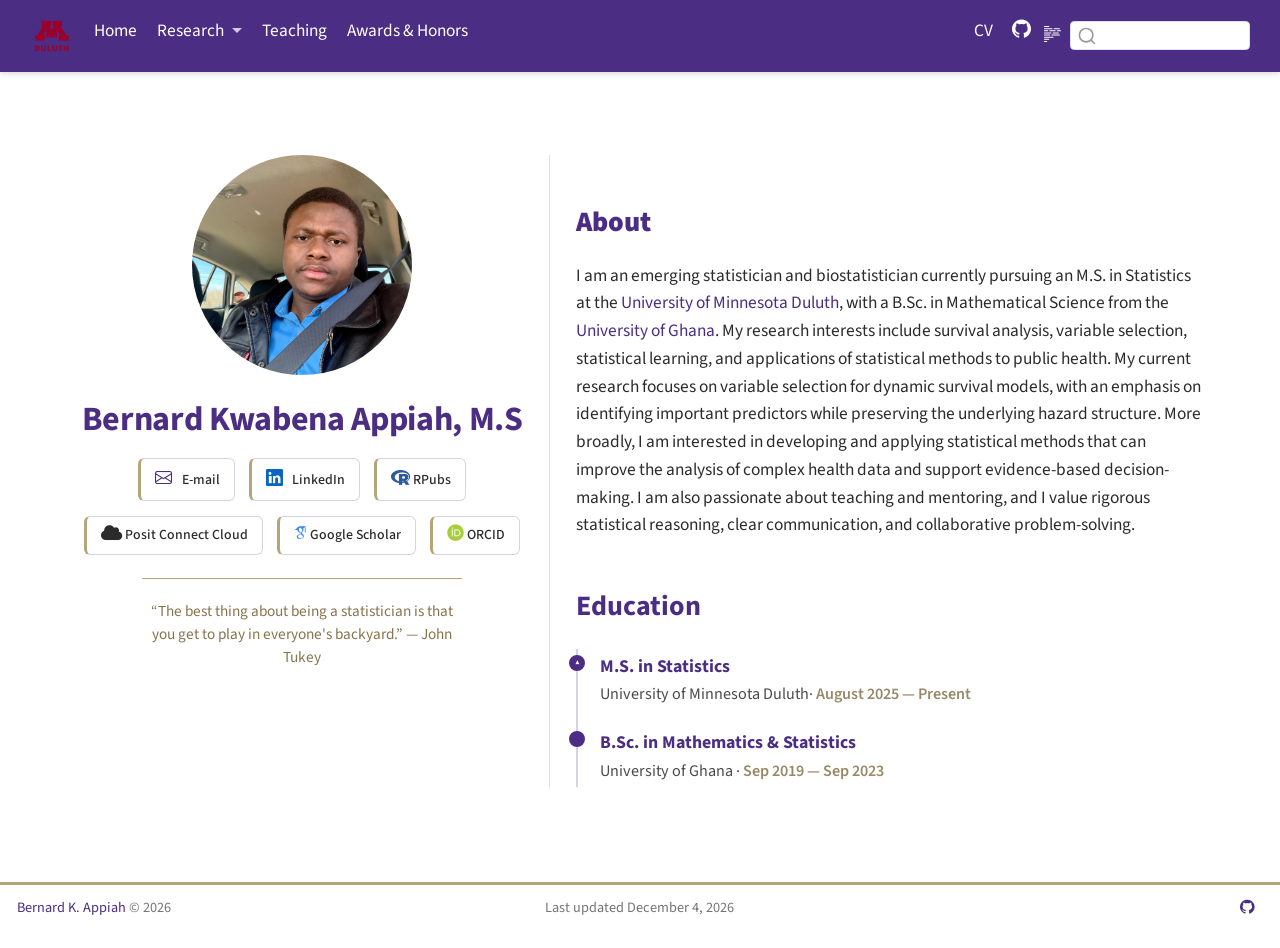
<file: docs/index.html>
<!DOCTYPE html>
<html xmlns="http://www.w3.org/1999/xhtml" lang="en" xml:lang="en"><head>

<meta charset="utf-8">
<meta name="generator" content="quarto-1.10.18">

<meta name="viewport" content="width=device-width, initial-scale=1.0, user-scalable=yes">

<meta name="author" content="Bernard Kwabena Appiah">
<meta name="description" content="Academic website for Bernard Kwabena Appiah, specializing in statistical modeling and data science.">

<title>Bernard Kwabena Appiah, M.S</title>
<style>
/* Default styles provided by pandoc.
** See https://pandoc.org/MANUAL.html#variables-for-html for config info.
*/
span.smallcaps{font-variant: small-caps;}
div.columns{display: flex; gap: 1.5em;}
div.column{flex: auto;}
@media screen {
div.columns{gap: min(4vw, 1.5em);}
div.column{overflow-x: auto;}
}
div.hanging-indent{margin-left: 1.5em; text-indent: -1.5em;}
ul.task-list{list-style: none;}
ul.task-list li input[type="checkbox"] {
  width: 0.8em;
  margin: 0 0.8em 0.2em -1em; /* quarto-specific, see https://github.com/quarto-dev/quarto-cli/issues/4556 */ 
  vertical-align: middle;
}
</style>


<script src="site_libs/quarto-nav/quarto-nav.js"></script>
<script src="site_libs/clipboard/clipboard.min.js"></script>
<script src="site_libs/quarto-search/autocomplete.umd.js"></script>
<script src="site_libs/quarto-search/fuse.min.js"></script>
<script src="site_libs/quarto-search/quarto-search.js"></script>
<meta name="quarto:offset" content="./">
<script src="site_libs/quarto-html/quarto.js" type="module"></script>
<script src="site_libs/quarto-html/tabsets/tabsets.js" type="module"></script>
<script src="site_libs/quarto-html/popper.min.js"></script>
<script src="site_libs/quarto-html/tippy.umd.min.js"></script>
<link href="site_libs/quarto-html/tippy.css" rel="stylesheet">
<link href="site_libs/quarto-html/quarto-syntax-highlighting-64a204ab8560d761af7679ceaba22944.css" rel="stylesheet" id="quarto-text-highlighting-styles">
<script src="site_libs/bootstrap/bootstrap.min.js"></script>
<link href="site_libs/bootstrap/bootstrap-icons.css" rel="stylesheet">
<link href="site_libs/bootstrap/bootstrap-f96a53c066baaeff53745275c33fb2b3.min.css" rel="stylesheet" append-hash="true" id="quarto-bootstrap" data-mode="light">
<link href="site_libs/quarto-contrib/fontawesome6-1.2.0/all.min.css" rel="stylesheet">
<link href="site_libs/quarto-contrib/fontawesome6-1.2.0/latex-fontsize.css" rel="stylesheet">
<link href="site_libs/quarto-contrib/academicons-1.9.4/all.css" rel="stylesheet">
<link href="site_libs/quarto-contrib/academicons-1.9.4/size.css" rel="stylesheet">
<script id="quarto-search-options" type="application/json">{
  "location": "navbar",
  "copy-button": false,
  "collapse-after": 3,
  "panel-placement": "end",
  "type": "textbox",
  "limit": 50,
  "keyboard-shortcut": [
    "f",
    "/",
    "s"
  ],
  "language": {
    "search-no-results-text": "No results",
    "search-matching-documents-text": "matching documents",
    "search-copy-link-title": "Copy link to search",
    "search-hide-matches-text": "Hide additional matches",
    "search-more-match-text": "more match in this document",
    "search-more-matches-text": "more matches in this document",
    "search-clear-button-title": "Clear",
    "search-text-placeholder": "",
    "search-detached-cancel-button-title": "Cancel",
    "search-submit-button-title": "Submit",
    "search-label": "Search"
  }
}</script>
<script async="" src="https://www.googletagmanager.com/gtag/js?id=G-P4RRCG44LP"></script>

<script type="text/javascript">

window.dataLayer = window.dataLayer || [];
function gtag(){dataLayer.push(arguments);}
gtag('js', new Date());
gtag('config', 'G-P4RRCG44LP', { 'anonymize_ip': true});
</script>




<link rel="stylesheet" href="styles.css">
<meta property="og:title" content="Bernard Kwabena Appiah, M.S">
<meta property="og:image" content="https://bkappiah007.github.io/files/images/IMG_2571.jpeg">
<meta name="twitter:title" content="Bernard Kwabena Appiah, M.S">
<meta name="twitter:image" content="https://bkappiah007.github.io/files/images/IMG_2571.jpeg">
<meta name="twitter:card" content="summary_large_image">
</head>

<body class="nav-fixed quarto-light">

<div id="quarto-search-results"></div>
  <header id="quarto-header" class="headroom fixed-top">
    <nav class="navbar navbar-expand-lg " data-bs-theme="dark">
      <div class="navbar-container container-fluid">
      <div class="navbar-brand-container mx-auto">
    <a href="./index.html" class="navbar-brand navbar-brand-logo">
    <img src="./files/images/UMDLOGO.png" alt="University of Minnesota-Duluth" class="navbar-logo light-content">
    <img src="./files/images/UMDLOGO.png" alt="University of Minnesota-Duluth" class="navbar-logo dark-content">
    </a>
  </div>
            <div id="quarto-search" class="" title="Search"></div>
          <button class="navbar-toggler" type="button" data-bs-toggle="collapse" data-bs-target="#navbarCollapse" aria-controls="navbarCollapse" role="menu" aria-expanded="false" aria-label="Toggle navigation" onclick="if (window.quartoToggleHeadroom) { window.quartoToggleHeadroom(); }">
  <span class="navbar-toggler-icon"></span>
</button>
          <div class="collapse navbar-collapse" id="navbarCollapse">
            <ul class="navbar-nav navbar-nav-scroll me-auto">
  <li class="nav-item">
    <a class="nav-link active" href="./index.html" aria-current="page"> 
<span class="menu-text">Home</span></a>
  </li>  
  <li class="nav-item dropdown ">
    <a class="nav-link dropdown-toggle" href="#" id="nav-menu-research" role="link" data-bs-toggle="dropdown" aria-expanded="false">
 <span class="menu-text">Research</span>
    </a>
    <ul class="dropdown-menu" aria-labelledby="nav-menu-research">    
        <li>
    <a class="dropdown-item" href="./publications.html">
 <span class="dropdown-text">Selected Manuscripts</span></a>
  </li>  
        <li>
    <a class="dropdown-item" href="./projects.html">
 <span class="dropdown-text">Academic Projects</span></a>
  </li>  
    </ul>
  </li>
  <li class="nav-item">
    <a class="nav-link" href="./Teaching.html"> 
<span class="menu-text">Teaching</span></a>
  </li>  
  <li class="nav-item">
    <a class="nav-link" href="./Awards.html"> 
<span class="menu-text">Awards &amp; Honors</span></a>
  </li>  
</ul>
            <ul class="navbar-nav navbar-nav-scroll ms-auto">
  <li class="nav-item">
    <a class="nav-link" href="./files/BernardCV.pdf" target="_blank"> 
<span class="menu-text">CV</span></a>
  </li>  
  <li class="nav-item compact">
    <a class="nav-link" href="https://github.com/bkappiah007" target="_blank"> <i class="bi bi-github" role="img">
</i> 
<span class="menu-text"></span></a>
  </li>  
</ul>
          </div> <!-- /navcollapse -->
            <div class="quarto-navbar-tools">
  <a href="" class="quarto-reader-toggle quarto-navigation-tool px-1" onclick="window.quartoToggleReader(); return false;" title="Toggle reader mode">
  <div class="quarto-reader-toggle-btn">
  <i class="bi"></i>
  </div>
</a>
</div>
      </div> <!-- /container-fluid -->
    </nav>
</header>
<!-- content -->
<div id="quarto-content" class="quarto-container page-columns page-rows-contents page-layout-full page-navbar">
<!-- sidebar -->
<!-- margin-sidebar -->
    
<!-- main -->
<main class="content column-page" id="quarto-document-content">




<div class="quarto-about-trestles column-page">
  <div class="about-entity">
    <img src="files/images/IMG_2571.jpeg" class="about-image
  rounded " style="width: 50%;">
<header id="title-block-header" class="quarto-title-block default">
<div class="quarto-title">
<h1 class="title">Bernard Kwabena Appiah, M.S</h1>
</div>
<div class="quarto-title-meta column-page">
  </div>
</header>
    <div class="about-links">
  <a href="mailto:appia063@d.umn.edu" class="about-link" rel="" target="">
    <i class="bi bi-envelope"></i>
     <span class="about-link-text">E-mail</span>
  </a>
  <a href="https://www.linkedin.com/in/bernard-kwabena-appia063/" class="about-link" rel="" target="_blank">
    <i class="bi bi-linkedin"></i>
     <span class="about-link-text">LinkedIn</span>
  </a>
  <a href="https://rpubs.com/Bernard07" class="about-link" rel="" target="">
     <span class="about-link-text"><i class="fa-brands fa-r-project" aria-label="r-project"></i> RPubs</span>
  </a>
  <a href="https://connect.posit.cloud/bernardkwabenaappiah" class="about-link" rel="" target="">
     <span class="about-link-text"><i class="fa-solid fa-cloud" aria-label="cloud"></i> Posit Connect Cloud</span>
  </a>
  <a href="https://scholar.google.com/citations?user=Yy-I_XoAAAAJ&amp;hl=en" class="about-link" rel="" target="_blank">
     <span class="about-link-text"><i class="ai  ai-google-scholar" aria-label="google-scholar"></i> Google Scholar</span>
  </a>
  <a href="https://orcid.org/0009-0004-9199-4908" class="about-link" rel="" target="_blank">
     <span class="about-link-text"><i class="ai  ai-orcid" aria-label="orcid"></i> ORCID</span>
  </a>
</div>
  </div>
  <div class="about-contents"><div id="hero-heading">
<section id="about" class="level2">
<h2 data-anchor-id="about"><strong>About</strong></h2>
<div class="about">
<p>I am an emerging statistician and biostatistician currently pursuing an M.S. in Statistics at the <a href="https://d.umn.edu">University of Minnesota Duluth</a>, with a B.Sc. in Mathematical Science from the <a href="https://www.ug.edu.gh">University of Ghana</a>. My research interests include survival analysis, variable selection, statistical learning, and applications of statistical methods to public health. My current research focuses on variable selection for dynamic survival models, with an emphasis on identifying important predictors while preserving the underlying hazard structure. More broadly, I am interested in developing and applying statistical methods that can improve the analysis of complex health data and support evidence-based decision-making. I am also passionate about teaching and mentoring, and I value rigorous statistical reasoning, clear communication, and collaborative problem-solving.</p>
</div>
</section>
<section id="education" class="level2">
<h2 data-anchor-id="education">Education</h2>
<div class="edu-timeline">
  <div class="edu-item edu-current">
    <div class="edu-degree">M.S. in Statistics</div>
    <div class="edu-school">University of Minnesota Duluth· <span class="edu-year">August 2025 — Present</span></div>
  </div>
  <div class="edu-item">
    <div class="edu-degree">B.Sc. in Mathematics &amp; Statistics</div>
    <div class="edu-school">University of Ghana · 
<span class="edu-year">Sep 2019 — Sep 2023</span></div>
  </div>
</div>


</section>
</div></div>
</div>


</main> <!-- /main -->
<script id="quarto-html-after-body" type="application/javascript">
  window.document.addEventListener("DOMContentLoaded", function (event) {
    const isCodeAnnotation = (el) => {
      for (const clz of el.classList) {
        if (clz.startsWith('code-annotation-')) {                     
          return true;
        }
      }
      return false;
    }
    const onCopySuccess = function(e) {
      // button target
      const button = e.trigger;
      // don't keep focus
      button.blur();
      // flash "checked"
      button.classList.add('code-copy-button-checked');
      var currentTitle = button.getAttribute("title");
      button.setAttribute("title", "Copied!");
      let tooltip;
      if (window.bootstrap) {
        button.setAttribute("data-bs-toggle", "tooltip");
        button.setAttribute("data-bs-placement", "left");
        button.setAttribute("data-bs-title", "Copied!");
        tooltip = new bootstrap.Tooltip(button, 
          { trigger: "manual", 
            customClass: "code-copy-button-tooltip",
            offset: [0, -8]});
        tooltip.show();    
      }
      setTimeout(function() {
        if (tooltip) {
          tooltip.hide();
          button.removeAttribute("data-bs-title");
          button.removeAttribute("data-bs-toggle");
          button.removeAttribute("data-bs-placement");
        }
        button.setAttribute("title", currentTitle);
        button.classList.remove('code-copy-button-checked');
      }, 1000);
      // clear code selection
      e.clearSelection();
    }
    const getTextToCopy = function(trigger) {
      const outerScaffold = trigger.parentElement.cloneNode(true);
      const codeEl = outerScaffold.querySelector('code');
      for (const childEl of codeEl.children) {
        if (isCodeAnnotation(childEl)) {
          childEl.remove();
        }
      }
      return codeEl.innerText;
    }
    const clipboard = new window.ClipboardJS('.code-copy-button:not([data-in-quarto-modal])', {
      text: getTextToCopy
    });
    clipboard.on('success', onCopySuccess);
    if (window.document.getElementById('quarto-embedded-source-code-modal')) {
      const clipboardModal = new window.ClipboardJS('.code-copy-button[data-in-quarto-modal]', {
        text: getTextToCopy,
        container: window.document.getElementById('quarto-embedded-source-code-modal')
      });
      clipboardModal.on('success', onCopySuccess);
    }
      var localhostRegex = new RegExp(/^(?:http|https):\/\/localhost\:?[0-9]*\//);
      var mailtoRegex = new RegExp(/^mailto:/);
        var filterRegex = new RegExp("https:\/\/bkappiah007\.github\.io");
      var isInternal = (href) => {
          return filterRegex.test(href) || localhostRegex.test(href) || mailtoRegex.test(href);
      }
      // Inspect non-navigation links and adorn them if external
     var links = window.document.querySelectorAll('a[href]:not(.nav-link):not(.navbar-brand):not(.toc-action):not(.sidebar-link):not(.sidebar-item-toggle):not(.pagination-link):not(.no-external):not([aria-hidden]):not(.dropdown-item):not(.quarto-navigation-tool):not(.about-link)');
      for (var i=0; i<links.length; i++) {
        const link = links[i];
        if (!isInternal(link.href)) {
          // undo the damage that might have been done by quarto-nav.js in the case of
          // links that we want to consider external
          if (link.dataset.originalHref !== undefined) {
            link.href = link.dataset.originalHref;
          }
            // target, if specified
            link.setAttribute("target", "_blank");
            if (link.getAttribute("rel") === null) {
              link.setAttribute("rel", "noopener");
            }
        }
      }
    function tippyHover(el, contentFn, onTriggerFn, onUntriggerFn) {
      const config = {
        allowHTML: true,
        maxWidth: 500,
        delay: 100,
        arrow: false,
        appendTo: function(el) {
            return el.parentElement;
        },
        interactive: true,
        interactiveBorder: 10,
        theme: 'quarto',
        placement: 'bottom-start',
      };
      if (contentFn) {
        config.content = contentFn;
      }
      if (onTriggerFn) {
        config.onTrigger = onTriggerFn;
      }
      if (onUntriggerFn) {
        config.onUntrigger = onUntriggerFn;
      }
      window.tippy(el, config); 
    }
    const noterefs = window.document.querySelectorAll('a[role="doc-noteref"]');
    for (var i=0; i<noterefs.length; i++) {
      const ref = noterefs[i];
      tippyHover(ref, function() {
        // use id or data attribute instead here
        let href = ref.getAttribute('data-footnote-href') || ref.getAttribute('href');
        try { href = new URL(href).hash; } catch {}
        const id = href.replace(/^#\/?/, "");
        const note = window.document.getElementById(id);
        if (note) {
          return note.innerHTML;
        } else {
          return "";
        }
      });
    }
    const xrefs = window.document.querySelectorAll('a.quarto-xref');
    const processXRef = (id, note) => {
      // Strip column container classes
      const stripColumnClz = (el) => {
        el.classList.remove("page-full", "page-columns");
        if (el.children) {
          for (const child of el.children) {
            stripColumnClz(child);
          }
        }
      }
      stripColumnClz(note)
      if (id === null || id.startsWith('sec-')) {
        // Special case sections, only their first couple elements
        const container = document.createElement("div");
        if (note.children && note.children.length > 2) {
          container.appendChild(note.children[0].cloneNode(true));
          for (let i = 1; i < note.children.length; i++) {
            const child = note.children[i];
            if (child.tagName === "P" && child.innerText === "") {
              continue;
            } else {
              container.appendChild(child.cloneNode(true));
              break;
            }
          }
          if (window.Quarto?.typesetMath) {
            window.Quarto.typesetMath(container);
          }
          return container.innerHTML
        } else {
          if (window.Quarto?.typesetMath) {
            window.Quarto.typesetMath(note);
          }
          return note.innerHTML;
        }
      } else {
        // Remove any anchor links if they are present
        const anchorLink = note.querySelector('a.anchorjs-link');
        if (anchorLink) {
          anchorLink.remove();
        }
        if (window.Quarto?.typesetMath) {
          window.Quarto.typesetMath(note);
        }
        if (note.classList.contains("callout")) {
          return note.outerHTML;
        } else {
          return note.innerHTML;
        }
      }
    }
    for (var i=0; i<xrefs.length; i++) {
      const xref = xrefs[i];
      tippyHover(xref, undefined, function(instance) {
        instance.disable();
        let url = xref.getAttribute('href');
        let hash = undefined; 
        if (url.startsWith('#')) {
          hash = url;
        } else {
          try { hash = new URL(url).hash; } catch {}
        }
        if (hash) {
          const id = hash.replace(/^#\/?/, "");
          const note = window.document.getElementById(id);
          if (note !== null) {
            try {
              const html = processXRef(id, note.cloneNode(true));
              instance.setContent(html);
            } finally {
              instance.enable();
              instance.show();
            }
          } else {
            // See if we can fetch this
            fetch(url.split('#')[0])
            .then(res => res.text())
            .then(html => {
              const parser = new DOMParser();
              const htmlDoc = parser.parseFromString(html, "text/html");
              const note = htmlDoc.getElementById(id);
              if (note !== null) {
                const html = processXRef(id, note);
                instance.setContent(html);
              } 
            }).finally(() => {
              instance.enable();
              instance.show();
            });
          }
        } else {
          // See if we can fetch a full url (with no hash to target)
          // This is a special case and we should probably do some content thinning / targeting
          fetch(url)
          .then(res => res.text())
          .then(html => {
            const parser = new DOMParser();
            const htmlDoc = parser.parseFromString(html, "text/html");
            const note = htmlDoc.querySelector('main.content');
            if (note !== null) {
              // This should only happen for chapter cross references
              // (since there is no id in the URL)
              // remove the first header
              if (note.children.length > 0 && note.children[0].tagName === "HEADER") {
                note.children[0].remove();
              }
              const html = processXRef(null, note);
              instance.setContent(html);
            } 
          }).finally(() => {
            instance.enable();
            instance.show();
          });
        }
      }, function(instance) {
      });
    }
        let selectedAnnoteEl;
        const selectorForAnnotation = ( cell, annotation) => {
          let cellAttr = 'data-code-cell="' + cell + '"';
          let lineAttr = 'data-code-annotation="' +  annotation + '"';
          const selector = 'span[' + cellAttr + '][' + lineAttr + ']';
          return selector;
        }
        const selectCodeLines = (annoteEl) => {
          const doc = window.document;
          const targetCell = annoteEl.getAttribute("data-target-cell");
          const targetAnnotation = annoteEl.getAttribute("data-target-annotation");
          const annoteSpan = window.document.querySelector(selectorForAnnotation(targetCell, targetAnnotation));
          const lines = annoteSpan.getAttribute("data-code-lines").split(",");
          const lineIds = lines.map((line) => {
            return targetCell + "-" + line;
          })
          let top = null;
          let height = null;
          let parent = null;
          if (lineIds.length > 0) {
              //compute the position of the single el (top and bottom and make a div)
              const el = window.document.getElementById(lineIds[0]);
              top = el.offsetTop;
              height = el.offsetHeight;
              parent = el.parentElement.parentElement;
            if (lineIds.length > 1) {
              const lastEl = window.document.getElementById(lineIds[lineIds.length - 1]);
              const bottom = lastEl.offsetTop + lastEl.offsetHeight;
              height = bottom - top;
            }
            if (top !== null && height !== null && parent !== null) {
              // cook up a div (if necessary) and position it 
              let div = window.document.getElementById("code-annotation-line-highlight");
              if (div === null) {
                div = window.document.createElement("div");
                div.setAttribute("id", "code-annotation-line-highlight");
                div.style.position = 'absolute';
                parent.appendChild(div);
              }
              div.style.top = top - 2 + "px";
              div.style.height = height + 4 + "px";
              div.style.left = 0;
              let gutterDiv = window.document.getElementById("code-annotation-line-highlight-gutter");
              if (gutterDiv === null) {
                gutterDiv = window.document.createElement("div");
                gutterDiv.setAttribute("id", "code-annotation-line-highlight-gutter");
                gutterDiv.style.position = 'absolute';
                const codeCell = window.document.getElementById(targetCell);
                const gutter = codeCell.querySelector('.code-annotation-gutter');
                gutter.appendChild(gutterDiv);
              }
              gutterDiv.style.top = top - 2 + "px";
              gutterDiv.style.height = height + 4 + "px";
            }
            selectedAnnoteEl = annoteEl;
          }
        };
        const unselectCodeLines = () => {
          const elementsIds = ["code-annotation-line-highlight", "code-annotation-line-highlight-gutter"];
          elementsIds.forEach((elId) => {
            const div = window.document.getElementById(elId);
            if (div) {
              div.remove();
            }
          });
          selectedAnnoteEl = undefined;
        };
          // Handle positioning of the toggle
      window.addEventListener(
        "resize",
        throttle(() => {
          elRect = undefined;
          if (selectedAnnoteEl) {
            selectCodeLines(selectedAnnoteEl);
          }
        }, 10)
      );
      function throttle(fn, ms) {
      let throttle = false;
      let timer;
        return (...args) => {
          if(!throttle) { // first call gets through
              fn.apply(this, args);
              throttle = true;
          } else { // all the others get throttled
              if(timer) clearTimeout(timer); // cancel #2
              timer = setTimeout(() => {
                fn.apply(this, args);
                timer = throttle = false;
              }, ms);
          }
        };
      }
        // Attach click handler to the DT
        const annoteDls = window.document.querySelectorAll('dt[data-target-cell]');
        for (const annoteDlNode of annoteDls) {
          annoteDlNode.addEventListener('click', (event) => {
            const clickedEl = event.target;
            if (clickedEl !== selectedAnnoteEl) {
              unselectCodeLines();
              const activeEl = window.document.querySelector('dt[data-target-cell].code-annotation-active');
              if (activeEl) {
                activeEl.classList.remove('code-annotation-active');
              }
              selectCodeLines(clickedEl);
              clickedEl.classList.add('code-annotation-active');
            } else {
              // Unselect the line
              unselectCodeLines();
              clickedEl.classList.remove('code-annotation-active');
            }
          });
        }
    const findCites = (el) => {
      const parentEl = el.parentElement;
      if (parentEl) {
        const cites = parentEl.dataset.cites;
        if (cites) {
          return {
            el,
            cites: cites.split(' ')
          };
        } else {
          return findCites(el.parentElement)
        }
      } else {
        return undefined;
      }
    };
    var bibliorefs = window.document.querySelectorAll('a[role="doc-biblioref"]');
    for (var i=0; i<bibliorefs.length; i++) {
      const ref = bibliorefs[i];
      const citeInfo = findCites(ref);
      if (citeInfo) {
        tippyHover(citeInfo.el, function() {
          var popup = window.document.createElement('div');
          citeInfo.cites.forEach(function(cite) {
            var citeDiv = window.document.createElement('div');
            citeDiv.classList.add('hanging-indent');
            citeDiv.classList.add('csl-entry');
            var biblioDiv = window.document.getElementById('ref-' + cite);
            if (biblioDiv) {
              citeDiv.innerHTML = biblioDiv.innerHTML;
            }
            popup.appendChild(citeDiv);
          });
          return popup.innerHTML;
        });
      }
    }
  });
  </script>
</div> <!-- /content -->
<footer class="footer">
  <div class="nav-footer">
    <div class="nav-footer-left">
<a href="https://github.com/bkappiah007">Bernard K. Appiah</a> ©
<script>document.write(new Date().getFullYear())</script>
</div>   
    <div class="nav-footer-center">
Last updated
<script>document.write(new Date(document.lastModified).toLocaleDateString("en-US", {year:"numeric", month:"long", day:"numeric"}))</script>
</div>
    <div class="nav-footer-right">
      <ul class="footer-items list-unstyled">
    <li class="nav-item compact">
    <a class="nav-link" href="https://github.com/bkappiah" target="_blank">
      <i class="bi bi-github" role="img">
</i> 
    </a>
  </li>  
</ul>
    </div>
  </div>
</footer>




</body></html>
</file>
<file: docs/site_libs/quarto-html/tippy.css>
.tippy-box[data-animation=fade][data-state=hidden]{opacity:0}[data-tippy-root]{max-width:calc(100vw - 10px)}.tippy-box{position:relative;background-color:#333;color:#fff;border-radius:4px;font-size:14px;line-height:1.4;white-space:normal;outline:0;transition-property:transform,visibility,opacity}.tippy-box[data-placement^=top]>.tippy-arrow{bottom:0}.tippy-box[data-placement^=top]>.tippy-arrow:before{bottom:-7px;left:0;border-width:8px 8px 0;border-top-color:initial;transform-origin:center top}.tippy-box[data-placement^=bottom]>.tippy-arrow{top:0}.tippy-box[data-placement^=bottom]>.tippy-arrow:before{top:-7px;left:0;border-width:0 8px 8px;border-bottom-color:initial;transform-origin:center bottom}.tippy-box[data-placement^=left]>.tippy-arrow{right:0}.tippy-box[data-placement^=left]>.tippy-arrow:before{border-width:8px 0 8px 8px;border-left-color:initial;right:-7px;transform-origin:center left}.tippy-box[data-placement^=right]>.tippy-arrow{left:0}.tippy-box[data-placement^=right]>.tippy-arrow:before{left:-7px;border-width:8px 8px 8px 0;border-right-color:initial;transform-origin:center right}.tippy-box[data-inertia][data-state=visible]{transition-timing-function:cubic-bezier(.54,1.5,.38,1.11)}.tippy-arrow{width:16px;height:16px;color:#333}.tippy-arrow:before{content:"";position:absolute;border-color:transparent;border-style:solid}.tippy-content{position:relative;padding:5px 9px;z-index:1}
</file>
<file: docs/site_libs/quarto-html/quarto-syntax-highlighting-64a204ab8560d761af7679ceaba22944.css>
/* quarto syntax highlight colors */
:root {
  --quarto-hl-ot-color: #003B4F;
  --quarto-hl-at-color: #657422;
  --quarto-hl-ss-color: #20794D;
  --quarto-hl-an-color: #5E5E5E;
  --quarto-hl-fu-color: #4758AB;
  --quarto-hl-st-color: #20794D;
  --quarto-hl-cf-color: #003B4F;
  --quarto-hl-op-color: #5E5E5E;
  --quarto-hl-er-color: #AD0000;
  --quarto-hl-bn-color: #AD0000;
  --quarto-hl-al-color: #AD0000;
  --quarto-hl-va-color: #111111;
  --quarto-hl-bu-color: inherit;
  --quarto-hl-ex-color: inherit;
  --quarto-hl-pp-color: #AD0000;
  --quarto-hl-in-color: #5E5E5E;
  --quarto-hl-vs-color: #20794D;
  --quarto-hl-wa-color: #5E5E5E;
  --quarto-hl-do-color: #5E5E5E;
  --quarto-hl-im-color: #00769E;
  --quarto-hl-ch-color: #20794D;
  --quarto-hl-dt-color: #AD0000;
  --quarto-hl-fl-color: #AD0000;
  --quarto-hl-co-color: #5E5E5E;
  --quarto-hl-cv-color: #5E5E5E;
  --quarto-hl-cn-color: #8f5902;
  --quarto-hl-sc-color: #5E5E5E;
  --quarto-hl-dv-color: #AD0000;
  --quarto-hl-kw-color: #003B4F;
}

/* other quarto variables */
:root {
  --quarto-font-monospace: SFMono-Regular, Menlo, Monaco, Consolas, "Liberation Mono", "Courier New", monospace;
}

/* syntax highlight based on Pandoc's rules */
pre > code.sourceCode > span {
  color: #003B4F;
}

code.sourceCode > span {
  color: #003B4F;
}

div.sourceCode,
div.sourceCode pre.sourceCode {
  color: #003B4F;
}

/* Normal */
code span {
  color: #003B4F;
}

/* Alert */
code span.al {
  color: #AD0000;
  font-style: inherit;
}

/* Annotation */
code span.an {
  color: #5E5E5E;
  font-style: inherit;
}

/* Attribute */
code span.at {
  color: #657422;
  font-style: inherit;
}

/* BaseN */
code span.bn {
  color: #AD0000;
  font-style: inherit;
}

/* BuiltIn */
code span.bu {
  font-style: inherit;
}

/* ControlFlow */
code span.cf {
  color: #003B4F;
  font-weight: bold;
  font-style: inherit;
}

/* Char */
code span.ch {
  color: #20794D;
  font-style: inherit;
}

/* Constant */
code span.cn {
  color: #8f5902;
  font-style: inherit;
}

/* Comment */
code span.co {
  color: #5E5E5E;
  font-style: inherit;
}

/* CommentVar */
code span.cv {
  color: #5E5E5E;
  font-style: italic;
}

/* Documentation */
code span.do {
  color: #5E5E5E;
  font-style: italic;
}

/* DataType */
code span.dt {
  color: #AD0000;
  font-style: inherit;
}

/* DecVal */
code span.dv {
  color: #AD0000;
  font-style: inherit;
}

/* Error */
code span.er {
  color: #AD0000;
  font-style: inherit;
}

/* Extension */
code span.ex {
  font-style: inherit;
}

/* Float */
code span.fl {
  color: #AD0000;
  font-style: inherit;
}

/* Function */
code span.fu {
  color: #4758AB;
  font-style: inherit;
}

/* Import */
code span.im {
  color: #00769E;
  font-style: inherit;
}

/* Information */
code span.in {
  color: #5E5E5E;
  font-style: inherit;
}

/* Keyword */
code span.kw {
  color: #003B4F;
  font-weight: bold;
  font-style: inherit;
}

/* Operator */
code span.op {
  color: #5E5E5E;
  font-style: inherit;
}

/* Other */
code span.ot {
  color: #003B4F;
  font-style: inherit;
}

/* Preprocessor */
code span.pp {
  color: #AD0000;
  font-style: inherit;
}

/* SpecialChar */
code span.sc {
  color: #5E5E5E;
  font-style: inherit;
}

/* SpecialString */
code span.ss {
  color: #20794D;
  font-style: inherit;
}

/* String */
code span.st {
  color: #20794D;
  font-style: inherit;
}

/* Variable */
code span.va {
  color: #111111;
  font-style: inherit;
}

/* VerbatimString */
code span.vs {
  color: #20794D;
  font-style: inherit;
}

/* Warning */
code span.wa {
  color: #5E5E5E;
  font-style: italic;
}

.prevent-inlining {
  content: "</";
}

/*# sourceMappingURL=9d8d5bb603a83b8298b89080a598c93b.css.map */
</file>
<file: docs/site_libs/quarto-contrib/fontawesome6-1.2.0/latex-fontsize.css>
.fa-tiny {
  font-size: 0.5em;
}
.fa-scriptsize {
  font-size: 0.7em;
}
.fa-footnotesize {
  font-size: 0.8em;
}
.fa-small {
  font-size: 0.9em;
}
.fa-normalsize {
  font-size: 1em;
}
.fa-large {
  font-size: 1.2em;
}
.fa-Large {
  font-size: 1.5em;
}
.fa-LARGE {
  font-size: 1.75em;
}
.fa-huge {
  font-size: 2em;
}
.fa-Huge {
  font-size: 2.5em;
}
</file>
<file: docs/site_libs/quarto-contrib/academicons-1.9.4/all.css>
/*
 *  Academicons 1.9.4 by James Walsh (https://github.com/jpswalsh) and Katja Bercic (https://github.com/katjabercic)
 *  Fonts generated using FontForge - https://fontforge.org
 *  Square icons designed to be used alongside Font Awesome square icons - https://fortawesome.github.io/Font-Awesome/
 *  Licenses - Font: SIL OFL 1.1, CSS: MIT License
 */
@font-face {
  font-family: 'Academicons';
  font-style: normal;
  font-weight: 400;
  font-display: block;
  src: url('1e21o67/academicons.eot');
  src: url('1e21o67/academicons.eot') format('embedded-opentype'),
    url('1e21o67/academicons.ttf') format('truetype'),
    url('1e21o67/academicons.woff') format('woff'),
    url('1e21o67/academicons.svg') format('svg');
}

.ai {
  font-family: 'Academicons';
  font-weight: 400;
  -moz-osx-font-smoothing: grayscale;
  -webkit-font-smoothing: antialiased;
  display: inline-block;
  font-style: normal;
  font-variant: normal;
  text-rendering: auto;
  line-height: 1;
}

.ai-academia:before {
  content: "\e9af";
}

.ai-academia-square:before {
  content: "\e93d";
}

.ai-acclaim:before {
  content: "\e92e";
}

.ai-acclaim-square:before {
  content: "\e93a";
}

.ai-acm:before {
  content: "\e93c";
}

.ai-acm-square:before {
  content: "\e95d";
}

.ai-acmdl:before {
  content: "\e96a";
}

.ai-acmdl-square:before {
  content: "\e9d3";
}

.ai-ads:before {
  content: "\e9cb";
}

.ai-ads-square:before {
  content: "\e94a";
}

.ai-africarxiv:before {
  content: "\e91b";
}

.ai-africarxiv-square:before {
  content: "\e90b";
}

.ai-archive:before {
  content: "\e955";
}

.ai-archive-square:before {
  content: "\e956";
}

.ai-arxiv:before {
  content: "\e974";
}

.ai-arxiv-square:before {
  content: "\e9a6";
}

.ai-biorxiv:before {
  content: "\e9a2";
}

.ai-biorxiv-square:before {
  content: "\e98b";
}

.ai-ceur:before {
  content: "\e96d";
}

.ai-ceur-square:before {
  content: "\e92f";
}

.ai-ciencia-vitae:before {
  content: "\e912";
}

.ai-ciencia-vitae-square:before {
  content: "\e913";
}

.ai-clarivate:before {
  content: "\e924";
}

.ai-clarivate-square:before {
  content: "\e925";
}

.ai-closed-access:before {
  content: "\e942";
}

.ai-closed-access-square:before {
  content: "\e943";
}

.ai-conversation:before {
  content: "\e94c";
}

.ai-conversation-square:before {
  content: "\e915";
}

.ai-coursera:before {
  content: "\e95f";
}

.ai-coursera-square:before {
  content: "\e97f";
}

.ai-crossref:before {
  content: "\e918";
}

.ai-crossref-square:before {
  content: "\e919";
}

.ai-cv:before {
  content: "\e9a5";
}

.ai-cv-square:before {
  content: "\e90a";
}

.ai-datacite:before {
  content: "\e91c";
}

.ai-datacite-square:before {
  content: "\e91d";
}

.ai-dataverse:before {
  content: "\e9f7";
}

.ai-dataverse-square:before {
  content: "\e9e4";
}

.ai-dblp:before {
  content: "\e94f";
}

.ai-dblp-square:before {
  content: "\e93f";
}

.ai-depsy:before {
  content: "\e97a";
}

.ai-depsy-square:before {
  content: "\e94b";
}

.ai-doi:before {
  content: "\e97e";
}

.ai-doi-square:before {
  content: "\e98f";
}

.ai-dryad:before {
  content: "\e97c";
}

.ai-dryad-square:before {
  content: "\e98c";
}

.ai-elsevier:before {
  content: "\e961";
}

.ai-elsevier-square:before {
  content: "\e910";
}

.ai-figshare:before {
  content: "\e981";
}

.ai-figshare-square:before {
  content: "\e9e7";
}

.ai-google-scholar:before {
  content: "\e9d4";
}

.ai-google-scholar-square:before {
  content: "\e9f9";
}

.ai-hal:before {
  content: "\e92c";
}

.ai-hal-square:before {
  content: "\e92d";
}

.ai-hypothesis:before {
  content: "\e95a";
}

.ai-hypothesis-square:before {
  content: "\e95b";
}

.ai-ideas-repec:before {
  content: "\e9ed";
}

.ai-ideas-repec-square:before {
  content: "\e9f8";
}

.ai-ieee:before {
  content: "\e929";
}

.ai-ieee-square:before {
  content: "\e9b9";
}

.ai-impactstory:before {
  content: "\e9cf";
}

.ai-impactstory-square:before {
  content: "\e9aa";
}

.ai-inaturalist:before {
  content: "\e900";
}

.ai-inaturalist-square:before {
  content: "\e901";
}

.ai-inpn:before {
  content: "\e902";
}

.ai-inpn-square:before {
  content: "\e903";
}

.ai-inspire:before {
  content: "\e9e9";
}

.ai-inspire-square:before {
  content: "\e9fe";
}

.ai-isidore:before {
  content: "\e936";
}

.ai-isidore-square:before {
  content: "\e954";
}

.ai-isni:before {
  content: "\e957";
}

.ai-isni-square:before {
  content: "\e958";
}

.ai-jstor:before {
  content: "\e938";
}

.ai-jstor-square:before {
  content: "\e944";
}

.ai-lattes:before {
  content: "\e9b3";
}

.ai-lattes-square:before {
  content: "\e99c";
}

.ai-mathoverflow:before {
  content: "\e9f6";
}

.ai-mathoverflow-square:before {
  content: "\e97b";
}

.ai-mendeley:before {
  content: "\e9f0";
}

.ai-mendeley-square:before {
  content: "\e9f3";
}

.ai-moodle:before {
  content: "\e907";
}

.ai-moodle-square:before {
  content: "\e908";
}

.ai-mtmt:before {
  content: "\e950";
}

.ai-mtmt-square:before {
  content: "\e951";
}

.ai-nakala:before {
  content: "\e940";
}

.ai-nakala-square:before {
  content: "\e941";
}

.ai-obp:before {
  content: "\e92a";
}

.ai-obp-square:before {
  content: "\e92b";
}

.ai-open-access:before {
  content: "\e939";
}

.ai-open-access-square:before {
  content: "\e9f4";
}

.ai-open-data:before {
  content: "\e966";
}

.ai-open-data-square:before {
  content: "\e967";
}

.ai-open-materials:before {
  content: "\e968";
}

.ai-open-materials-square:before {
  content: "\e969";
}

.ai-openedition:before {
  content: "\e946";
}

.ai-openedition-square:before {
  content: "\e947";
}

.ai-orcid:before {
  content: "\e9d9";
}

.ai-orcid-square:before {
  content: "\e9c3";
}

.ai-osf:before {
  content: "\e9ef";
}

.ai-osf-square:before {
  content: "\e931";
}

.ai-overleaf:before {
  content: "\e914";
}

.ai-overleaf-square:before {
  content: "\e98d";
}

.ai-philpapers:before {
  content: "\e98a";
}

.ai-philpapers-square:before {
  content: "\e96f";
}

.ai-piazza:before {
  content: "\e99a";
}

.ai-piazza-square:before {
  content: "\e90c";
}

.ai-preregistered:before {
  content: "\e906";
}

.ai-preregistered-square:before {
  content: "\e96b";
}

.ai-protocols:before {
  content: "\e952";
}

.ai-protocols-square:before {
  content: "\e953";
}

.ai-psyarxiv:before {
  content: "\e90e";
}

.ai-psyarxiv-square:before {
  content: "\e90f";
}

.ai-publons:before {
  content: "\e937";
}

.ai-publons-square:before {
  content: "\e94e";
}

.ai-pubmed:before {
  content: "\e99f";
}

.ai-pubmed-square:before {
  content: "\e97d";
}

.ai-pubpeer:before {
  content: "\e922";
}

.ai-pubpeer-square:before {
  content: "\e923";
}

.ai-researcherid:before {
  content: "\e91a";
}

.ai-researcherid-square:before {
  content: "\e95c";
}

.ai-researchgate:before {
  content: "\e95e";
}

.ai-researchgate-square:before {
  content: "\e99e";
}

.ai-ror:before {
  content: "\e948";
}

.ai-ror-square:before {
  content: "\e949";
}

.ai-sci-hub:before {
  content: "\e959";
}

.ai-sci-hub-square:before {
  content: "\e905";
}

.ai-scirate:before {
  content: "\e98e";
}

.ai-scirate-square:before {
  content: "\e99d";
}

.ai-scopus:before {
  content: "\e91e";
}

.ai-scopus-square:before {
  content: "\e91f";
}

.ai-semantic-scholar:before {
  content: "\e96e";
}

.ai-semantic-scholar-square:before {
  content: "\e96c";
}

.ai-springer:before {
  content: "\e928";
}

.ai-springer-square:before {
  content: "\e99b";
}

.ai-ssrn:before {
  content: "\e916";
}

.ai-ssrn-square:before {
  content: "\e917";
}

.ai-stackoverflow:before {
  content: "\e920";
}

.ai-stackoverflow-square:before {
  content: "\e921";
}

.ai-viaf:before {
  content: "\e933";
}

.ai-viaf-square:before {
  content: "\e934";
}

.ai-wiley:before {
  content: "\e926";
}

.ai-wiley-square:before {
  content: "\e927";
}

.ai-zenodo:before {
  content: "\e911";
}

.ai-zotero:before {
  content: "\e962";
}

.ai-zotero-square:before {
  content: "\e932";
}

/*  Duplication of the FontAwesome style classes using 'ai' in place of 'fa'. */
.ai-lg {
  font-size: 1.33333em;
  line-height: 0.75em;
  vertical-align: -.0667em;
}

.ai-xs {
  font-size: .75em;
}

.ai-sm {
  font-size: .875em;
}

.ai-1x {
  font-size: 1em;
}

.ai-2x {
  font-size: 2em;
}

.ai-3x {
  font-size: 3em;
}

.ai-4x {
  font-size: 4em;
}

.ai-5x {
  font-size: 5em;
}

.ai-6x {
  font-size: 6em;
}

.ai-7x {
  font-size: 7em;
}

.ai-8x {
  font-size: 8em;
}

.ai-9x {
  font-size: 9em;
}

.ai-10x {
  font-size: 10em;
}

.ai-fw {
  text-align: center;
  width: 1.25em;
}

.ai-ul {
  list-style-type: none;
  margin-left: 2.5em;
  padding-left: 0;
}

.ai-ul>li {
  position: relative;
}

.ai-li {
  left: -2em;
  position: absolute;
  text-align: center;
  width: 2em;
  line-height: inherit;
}

.ai-border {
  border: solid 0.08em #eee;
  border-radius: .1em;
  padding: .2em .25em .15em;
}

.ai-pull-left {
  float: left;
}

.ai-pull-right {
  float: right;
}

.ai.ai-pull-left {
  margin-right: .3em;
}

.ai.ai-pull-right {
  margin-right: .3em;
}

.ai-stack {
  display: inline-block;
  height: 2em;
  line-height: 2em;
  position: relative;
  vertical-align: middle;
  width: 2.5em;
}

.ai-stack-1x,
.ai-stack-2x {
  left: 0;
  position: absolute;
  text-align: center;
  width: 100%;
}

.ai-stack-1x {
  line-height: inherit;
}

.ai-stack-2x {
  font-size: 2em;
}

.ai-inverse {
  color: #fff;
}
</file>
<file: docs/site_libs/quarto-contrib/academicons-1.9.4/size.css>
.ai-tiny {
  font-size: 0.5em;
}

.ai-scriptsize {
  font-size: 0.7em;
}

.ai-footnotesize {
  font-size: 0.8em;
}

.ai-small {
  font-size: 0.9em;
}

.ai-normalsize {
  font-size: 1em;
}

.ai-large {
  font-size: 1.2em;
}

.ai-Large {
  font-size: 1.5em;
}

.ai-LARGE {
  font-size: 1.75em;
}

.ai-huge {
  font-size: 2em;
}

.ai-Huge {
  font-size: 2.5em;
}

.ai-1x {
  font-size: 1em;
}

.ai-2x {
  font-size: 2em;
}

.ai-3x {
  font-size: 3em;
}

.ai-4x {
  font-size: 4em;
}

.ai-5x {
  font-size: 5em;
}

.ai-6x {
  font-size: 6em;
}

.ai-7x {
  font-size: 7em;
}

.ai-8x {
  font-size: 8em;
}

.ai-9x {
  font-size: 9em;
}

.ai-10x {
  font-size: 10em;
}

.ai-2xs {
  font-size: 0.625em;
  line-height: 0.1em;
  vertical-align: 0.225em;
}

.ai-xs {
  font-size: 0.75em;
  line-height: 0.08333em;
  vertical-align: 0.125em;
}

.ai-sm {
  font-size: 0.875em;
  line-height: 0.07143em;
  vertical-align: 0.05357em;
}

.ai-lg {
  font-size: 1.25em;
  line-height: 0.05em;
  vertical-align: -0.075em;
}

.ai-xl {
  font-size: 1.5em;
  line-height: 0.04167em;
  vertical-align: -0.125em;
}

.ai-2xl {
  font-size: 2em;
  line-height: 0.03125em;
  vertical-align: -0.1875em;
}
</file>
<file: docs/styles.css>
/* =========================================================
   University of Washington brand theme (light / default)
   Husky Purple #4B2E83  |  Husky Gold #B7A57A  |  Metallic Gold #85754D
   ========================================================= */

:root {
  --uw-purple: #4B2E83;
  --uw-purple-light: #6a4ba8;
  --uw-gold: #B7A57A;
  --uw-metallic-gold: #85754D;
  --uw-ink: #2b2b2b;

  /* Override Bootstrap/cosmo body text so prose is dark, not faded gray */
  --bs-body-color: #2b2b2b;
  --bs-body-color-rgb: 43, 43, 43;
  --bs-emphasis-color: #1a1a1a;
  --bs-secondary-color: rgba(43, 43, 43, 0.85);
}

body { color: var(--uw-ink); font-size: 1.02rem; line-height: 1.6; }

/* Force readable dark text on all prose (cosmo dims it by default) */
body,
p, li, span, td, th, dd, dt,
.about-entity, .about-entity p,
.quarto-about-trestles .about-entity,
.about-contents, .about-contents p,
figcaption, .figure-caption,
.lead, blockquote {
  color: var(--uw-ink);
}
.text-muted, .navbar-text { color: #5a5566 !important; }

/* Links keep brand color (override the rule above) */
a { color: var(--uw-purple); text-decoration: none; }
a:hover, a:focus { color: var(--uw-metallic-gold); text-decoration: underline; }

h1, h4 { color: var(--uw-purple); font-weight: 700; }
h1 { letter-spacing: -0.01em; }
h2, h3 {
  color: var(--uw-purple);
  font-weight: 700;
  border-bottom: 2px solid var(--uw-gold);
  padding-bottom: 0.3rem;
  margin-top: 1.8em;
}

.navbar { box-shadow: 0 2px 6px rgba(0, 0, 0, 0.15); }
.navbar .navbar-brand { font-weight: 700; letter-spacing: 0.01em; }
.navbar .nav-link:hover, .navbar .nav-link:focus { color: var(--uw-gold) !important; }
.navbar .dropdown-menu { border-top: 3px solid var(--uw-gold); }
.navbar .dropdown-item:hover { background-color: rgba(75, 46, 131, 0.08); color: var(--uw-purple); }
.navbar-brand img,
.navbar .navbar-logo {
  max-height: 40px;
  width: auto;
}

/* Clean circular photo, left-aligned, no ring */
.about-image img,
.about-entity img,
#hero-heading img,
.quarto-about-trestles .about-image img {
  border-radius: 50% !important;
  aspect-ratio: 1 / 1 !important;
  width: 220px !important;
  height: 220px !important;
  object-fit: cover !important;
  border: none !important;
}

/* Social buttons: solid, readable */
.about-link {
  color: var(--uw-purple) !important;
  border: 1px solid var(--uw-purple);
  border-radius: 6px;
  transition: all 0.15s ease-in-out;
}
.about-link:hover { background-color: var(--uw-purple); color: #fff !important; }

.btn-primary { background-color: var(--uw-purple); border-color: var(--uw-purple); }
.btn-primary:hover, .btn-primary:focus { background-color: var(--uw-metallic-gold); border-color: var(--uw-metallic-gold); }

blockquote { border-left: 4px solid var(--uw-gold); padding-left: 1rem; }

code { color: var(--uw-metallic-gold); }
div.sourceCode { border-left: 3px solid var(--uw-gold); border-radius: 4px; }

.nav-footer { border-top: 3px solid var(--uw-gold); }
.nav-footer a { color: var(--uw-purple); }

/* =========================================================
   YOUR ORIGINAL STYLES (preserved; accent colors moved to UW palette)
   ========================================================= */

.project-grid {
  display: grid;
  grid-template-columns: repeat(2, minmax(280px, 1fr));
  gap: 2rem;
  padding: 1rem 0;
}
.quarto-grid-item {
  display: flex; flex-direction: column;
  text-decoration: none; color: inherit;
  background: #fff; border-radius: 20px; overflow: hidden;
  box-shadow: 0 4px 12px rgba(0, 0, 0, 0.06);
  transition: transform 0.3s ease, box-shadow 0.3s ease;
}
.quarto-grid-item:hover { transform: scale(1.03); box-shadow: 0 8px 24px rgba(75, 46, 131, 0.18); }
.quarto-grid-item img { width: 100%; height: 200px; object-fit: cover; border-bottom: 1px solid #eee; }
.card-title {
  font-weight: 700; font-size: 1.1rem;
  padding: 0.75rem 1rem 0 1rem; text-align: center; color: var(--uw-purple);
}
.card-description { font-size: 0.95rem; padding: 0.5rem 1rem 1rem 1rem; text-align: center; }

#TOC, .toc, .tocify { color: var(--uw-purple); }
#TOC a, .toc a, .tocify a { color: var(--uw-purple); }
#TOC a.active, .tocify .tocify-focus {
  color: var(--uw-purple) !important; font-weight: bold; border-left: 2px solid var(--uw-purple);
}

.colored-link {
  color: var(--uw-purple); font-weight: 500; text-decoration: none;
  border-bottom: 1px solid var(--uw-purple); transition: all 0.2s ease-in-out;
}
.colored-link:hover { color: var(--uw-metallic-gold); border-bottom: 1px solid var(--uw-metallic-gold); }

ul li strong { color: var(--uw-metallic-gold); }
ul li { margin-bottom: 0.6em; line-height: 1.45; }

/* Navbar text white — LIGHT MODE ONLY */
body.quarto-light .navbar .navbar-brand,
body.quarto-light .navbar .nav-link,
body.quarto-light .navbar .nav-link .menu-text,
body.quarto-light .navbar .navbar-brand .navbar-title {
  color: #ffffff !important;
}
body.quarto-light .navbar .nav-link:hover,
body.quarto-light .navbar .nav-link:focus,
body.quarto-light .navbar .nav-link:hover .menu-text,
body.quarto-light .navbar .nav-link:focus .menu-text {
  color: var(--uw-gold) !important;
}
body.quarto-light .navbar .dropdown-toggle::after {
  color: #ffffff !important;
}

/* Hide Quarto's default toggle glyph */
.quarto-color-scheme-toggle .bi { display: none; }

/* Base icon styling */
.quarto-color-scheme-toggle::before {
  font-family: "bootstrap-icons" !important;
  font-size: 1.15rem;
  color: #ffffff;
  cursor: pointer;
  line-height: 1;
}

/* Default (light) → sun */
.quarto-color-scheme-toggle::before {
  content: "\F5A2";  /* bi-sun-fill */
}

/* Dark mode → moon. The toggle gets .alternate added in dark mode. */
.quarto-color-scheme-toggle.alternate::before {
  content: "\F494";  /* bi-moon-fill */
}

/* =========================================================
   About-block social links — gold-accent rectangles (Option E)
   ========================================================= */
.about-links {
  display: flex;
  flex-wrap: wrap;
  gap: 10px;
}
.about-link {
  display: inline-flex !important;
  align-items: center;
  gap: 7px;
  color: var(--uw-purple) !important;
  background: transparent;
  border: 0.5px solid #d8d2e6 !important;
  border-left: 3px solid var(--uw-gold) !important;
  border-radius: 6px !important;
  padding: 7px 14px !important;
  font-size: 0.92rem;
  font-weight: 500;
  text-decoration: none !important;
  transition: background 0.18s ease, border-color 0.18s ease, color 0.18s ease;
}
.about-link:hover,
.about-link:focus {
  background: rgba(75, 46, 131, 0.06);
  border-left-color: var(--uw-metallic-gold) !important;
  color: var(--uw-purple) !important;
}
.about-link i { font-size: 1rem; }

/* Brand-colored icons inside the about links */
.about-link i { transition: color 0.18s ease; }

/* Email — keep purple (no brand color), or pick one */
.about-link[href^="mailto:"] i { color: var(--uw-purple); }

/* LinkedIn blue */
.about-link[href*="linkedin.com"] i { color: #0A66C2; }

/* RPubs — its blue */
.about-link[href*="rpubs.com"] i { color: #2C5AA0; }

/* Google Scholar blue */
.about-link[href*="scholar.google"] i { color: #4285F4; }

/* ResearchGate teal */
.about-link[href*="researchgate.net"] i { color: #00CCBB; }

/* ORCID green */
.about-link[href*="orcid.org"] i { color: #A6CE39; }


/* Education timeline — dot markers, current program highlighted */
.edu-timeline {
  margin: 1.2rem 0 0;
  border-left: 2px solid #d8d2e6;
}
.edu-item {
  position: relative;
  padding: 4px 0 18px 22px;
}
.edu-item:last-child { padding-bottom: 4px; }
.edu-item::before {
  content: "";
  position: absolute;
  left: -9px;
  top: 6px;
  width: 16px;
  height: 16px;
  border-radius: 50%;
  background: var(--uw-purple);
}
.edu-item.edu-current::before {
  content: "\25B2";
  display: flex;
  align-items: center;
  justify-content: center;
  font-size: 8px;
  color: #fff;
  line-height: 1;
}
.edu-degree {
  color: var(--uw-purple);
  font-weight: 700;
  font-size: 1.05rem;
}
.edu-school {
  color: var(--uw-ink);
  opacity: 0.85;
  font-size: 0.95rem;
}
.edu-year {
  color: var(--uw-metallic-gold);
  font-weight: 600;
}



/* Quote under the about-block links (left column) */
.quarto-about-trestles .about-entity::after {
  content: "“The best thing about being a statistician is that you get to play in everyone's backyard.” — John Tukey";
  display: block;
  margin-top: 1.4rem;
  padding-top: 1.2rem;
  border-top: 1px solid var(--uw-gold);
  font-style: bold;
  font-size: 0.9rem;
  line-height: 1.5;
  color: var(--uw-metallic-gold);
  max-width: 320px;
}
.project-grid {
  display: grid !important;
  grid-template-columns: repeat(2, 1fr) !important;
  gap: 2rem;
  padding: 1rem 0;
}
@media (max-width: 600px) {
  .project-grid { grid-template-columns: 1fr !important; }
}
.about-image img,
.about-entity img,
.quarto-about-trestles .about-image img {
  image-rendering: auto;
  transform: translateZ(0);
}
</file>
